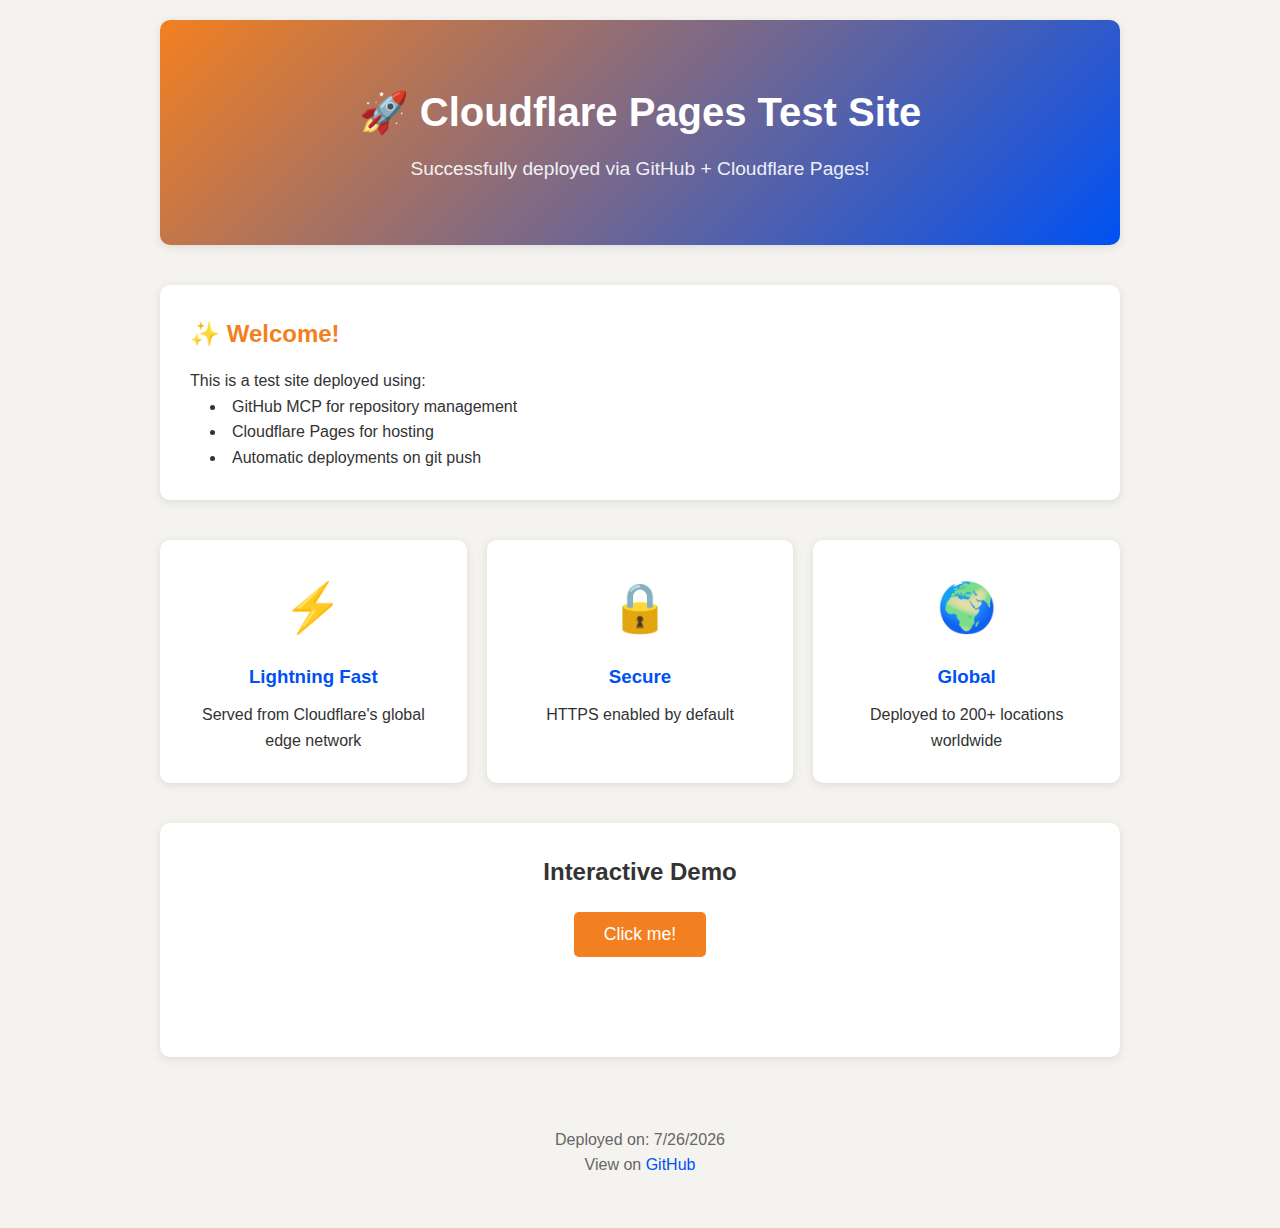
<file: index.html>
<!DOCTYPE html>
<html lang="en">
<head>
    <meta charset="UTF-8">
    <meta name="viewport" content="width=device-width, initial-scale=1.0">
    <title>Cloudflare Pages Test Site</title>
    <link rel="stylesheet" href="style.css">
</head>
<body>
    <div class="container">
        <header>
            <h1>🚀 Cloudflare Pages Test Site</h1>
            <p class="subtitle">Successfully deployed via GitHub + Cloudflare Pages!</p>
        </header>
        
        <main>
            <section class="info-card">
                <h2>✨ Welcome!</h2>
                <p>This is a test site deployed using:</p>
                <ul>
                    <li>GitHub MCP for repository management</li>
                    <li>Cloudflare Pages for hosting</li>
                    <li>Automatic deployments on git push</li>
                </ul>
            </section>
            
            <section class="features">
                <div class="feature-card">
                    <span class="icon">⚡</span>
                    <h3>Lightning Fast</h3>
                    <p>Served from Cloudflare's global edge network</p>
                </div>
                <div class="feature-card">
                    <span class="icon">🔒</span>
                    <h3>Secure</h3>
                    <p>HTTPS enabled by default</p>
                </div>
                <div class="feature-card">
                    <span class="icon">🌍</span>
                    <h3>Global</h3>
                    <p>Deployed to 200+ locations worldwide</p>
                </div>
            </section>
            
            <section class="demo">
                <h2>Interactive Demo</h2>
                <button id="demo-btn" class="btn">Click me!</button>
                <p id="demo-text" class="demo-text"></p>
            </section>
        </main>
        
        <footer>
            <p>Deployed on: <span id="deploy-date"></span></p>
            <p>View on <a href="https://github.com/readysetdreamgo/cloudflare-pages-test-site" target="_blank">GitHub</a></p>
        </footer>
    </div>
    
    <script src="script.js"></script>
</body>
</html>
</file>
<file: style.css>
:root {
    --primary-color: #f38020;
    --secondary-color: #0051f3;
    --bg-color: #f5f3f0;
    --card-bg: #ffffff;
    --text-color: #333333;
    --shadow: 0 2px 10px rgba(0, 0, 0, 0.1);
}

* {
    margin: 0;
    padding: 0;
    box-sizing: border-box;
}

body {
    font-family: -apple-system, BlinkMacSystemFont, 'Segoe UI', Roboto, sans-serif;
    background-color: var(--bg-color);
    color: var(--text-color);
    line-height: 1.6;
}

.container {
    max-width: 1000px;
    margin: 0 auto;
    padding: 20px;
}

header {
    text-align: center;
    padding: 60px 0;
    background: linear-gradient(135deg, var(--primary-color), var(--secondary-color));
    color: white;
    border-radius: 10px;
    margin-bottom: 40px;
    box-shadow: var(--shadow);
}

header h1 {
    font-size: 2.5em;
    margin-bottom: 10px;
}

.subtitle {
    font-size: 1.2em;
    opacity: 0.9;
}

.info-card {
    background: var(--card-bg);
    padding: 30px;
    border-radius: 10px;
    box-shadow: var(--shadow);
    margin-bottom: 40px;
}

.info-card h2 {
    color: var(--primary-color);
    margin-bottom: 15px;
}

.info-card ul {
    list-style-position: inside;
    margin-left: 20px;
}

.features {
    display: grid;
    grid-template-columns: repeat(auto-fit, minmax(250px, 1fr));
    gap: 20px;
    margin-bottom: 40px;
}

.feature-card {
    background: var(--card-bg);
    padding: 30px;
    border-radius: 10px;
    text-align: center;
    box-shadow: var(--shadow);
    transition: transform 0.3s ease;
}

.feature-card:hover {
    transform: translateY(-5px);
}

.feature-card .icon {
    font-size: 3em;
    display: block;
    margin-bottom: 15px;
}

.feature-card h3 {
    color: var(--secondary-color);
    margin-bottom: 10px;
}

.demo {
    background: var(--card-bg);
    padding: 30px;
    border-radius: 10px;
    box-shadow: var(--shadow);
    text-align: center;
    margin-bottom: 40px;
}

.btn {
    background: var(--primary-color);
    color: white;
    border: none;
    padding: 12px 30px;
    font-size: 1.1em;
    border-radius: 5px;
    cursor: pointer;
    transition: background 0.3s ease;
    margin: 20px 0;
}

.btn:hover {
    background: #e37019;
}

.demo-text {
    margin-top: 20px;
    font-size: 1.1em;
    color: var(--secondary-color);
    min-height: 30px;
}

footer {
    text-align: center;
    padding: 30px;
    color: #666;
}

footer a {
    color: var(--secondary-color);
    text-decoration: none;
}

footer a:hover {
    text-decoration: underline;
}

@media (max-width: 768px) {
    header h1 {
        font-size: 2em;
    }
    
    .features {
        grid-template-columns: 1fr;
    }
}
</file>
